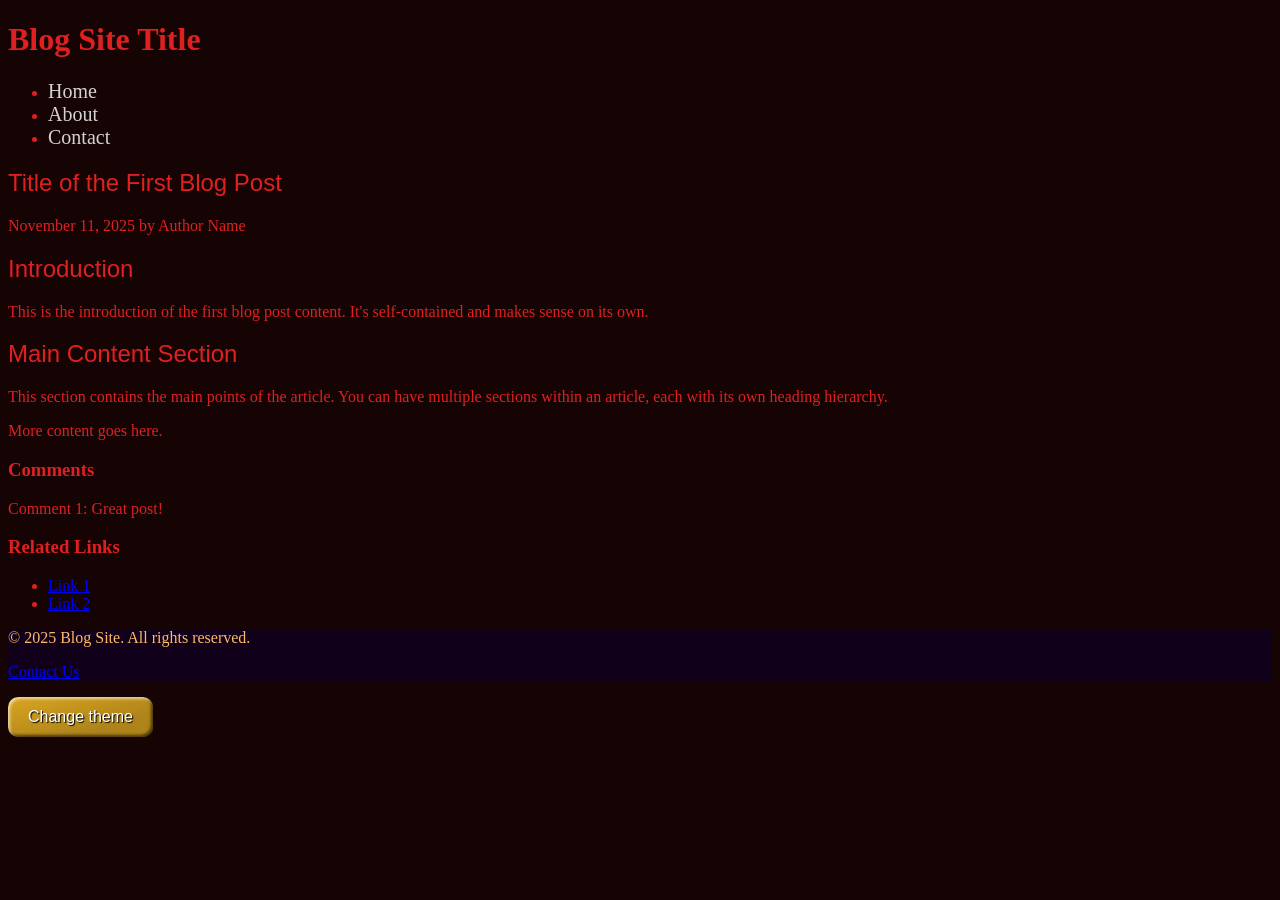
<file: index.html>
<!doctype html>
<html lang="en">
  <head>
    <meta charset="UTF-8" />
    <meta name="viewport" content="width=device-width, initial-scale=1.0" />
    <title>Portfolio: [Insert Name Here]</title>
    <script src="script.js" type="module"></script>
    <link id="theme" rel="stylesheet" href="dark.css" />
  </head>

  <body>
    <header>
      <h1>Blog Site Title</h1>
      <nav>
        <ul>
          <li><a href=".">Home</a></li>
          <li><a href=".">About</a></li>
          <li><a href=".">Contact</a></li>
        </ul>
      </nav>
    </header>

    <main>
      <!-- Blog Post 1 -->
      <article>
        <h2>Title of the First Blog Post</h2>
        <p>
          <time datetime="2025-11-11">November 11, 2025</time> by Author Name
        </p>
        <section>
          <h2>Introduction</h2>
          <p>
            This is the introduction of the first blog post content. It's
            self-contained and makes sense on its own.
          </p>
        </section>
        <section>
          <h2>Main Content Section</h2>
          <p>
            This section contains the main points of the article. You can have
            multiple sections within an article, each with its own heading
            hierarchy.
          </p>
          <p>More content goes here.</p>
        </section>
        <!-- Optional: Comments section -->
        <section aria-label="Comments">
          <h3>Comments</h3>
          <p>Comment 1: Great post!</p>
        </section>
      </article>

      <!-- Optional: Sidebar with related content -->
      <aside>
        <h3>Related Links</h3>
        <ul>
          <li><a href="#">Link 1</a></li>
          <li><a href="#">Link 2</a></li>
        </ul>
      </aside>
    </main>

    <footer>
      <p>&copy; 2025 Blog Site. All rights reserved.</p>
      <p><a href="mailto:contact@example.com">Contact Us</a></p>
    </footer>
    <button id="switch">Change theme</button>
  </body>
</html>
</file>
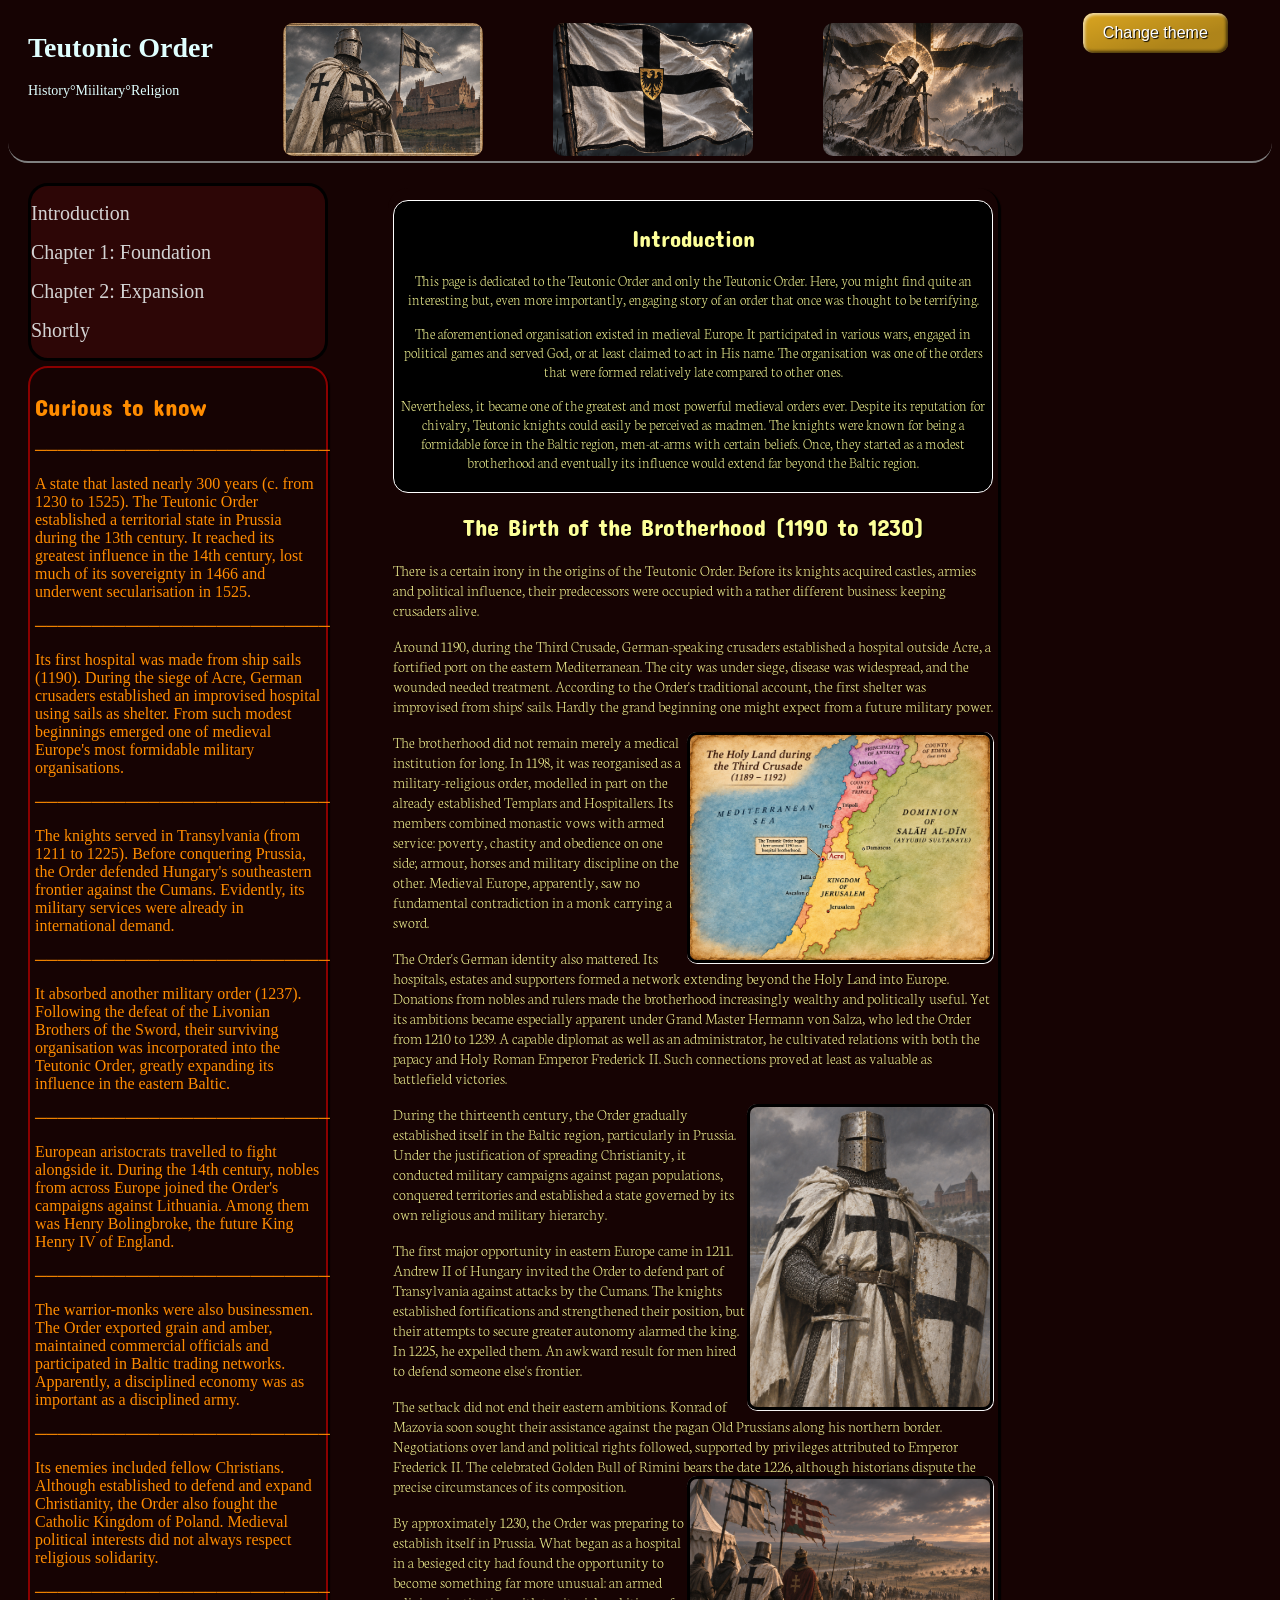
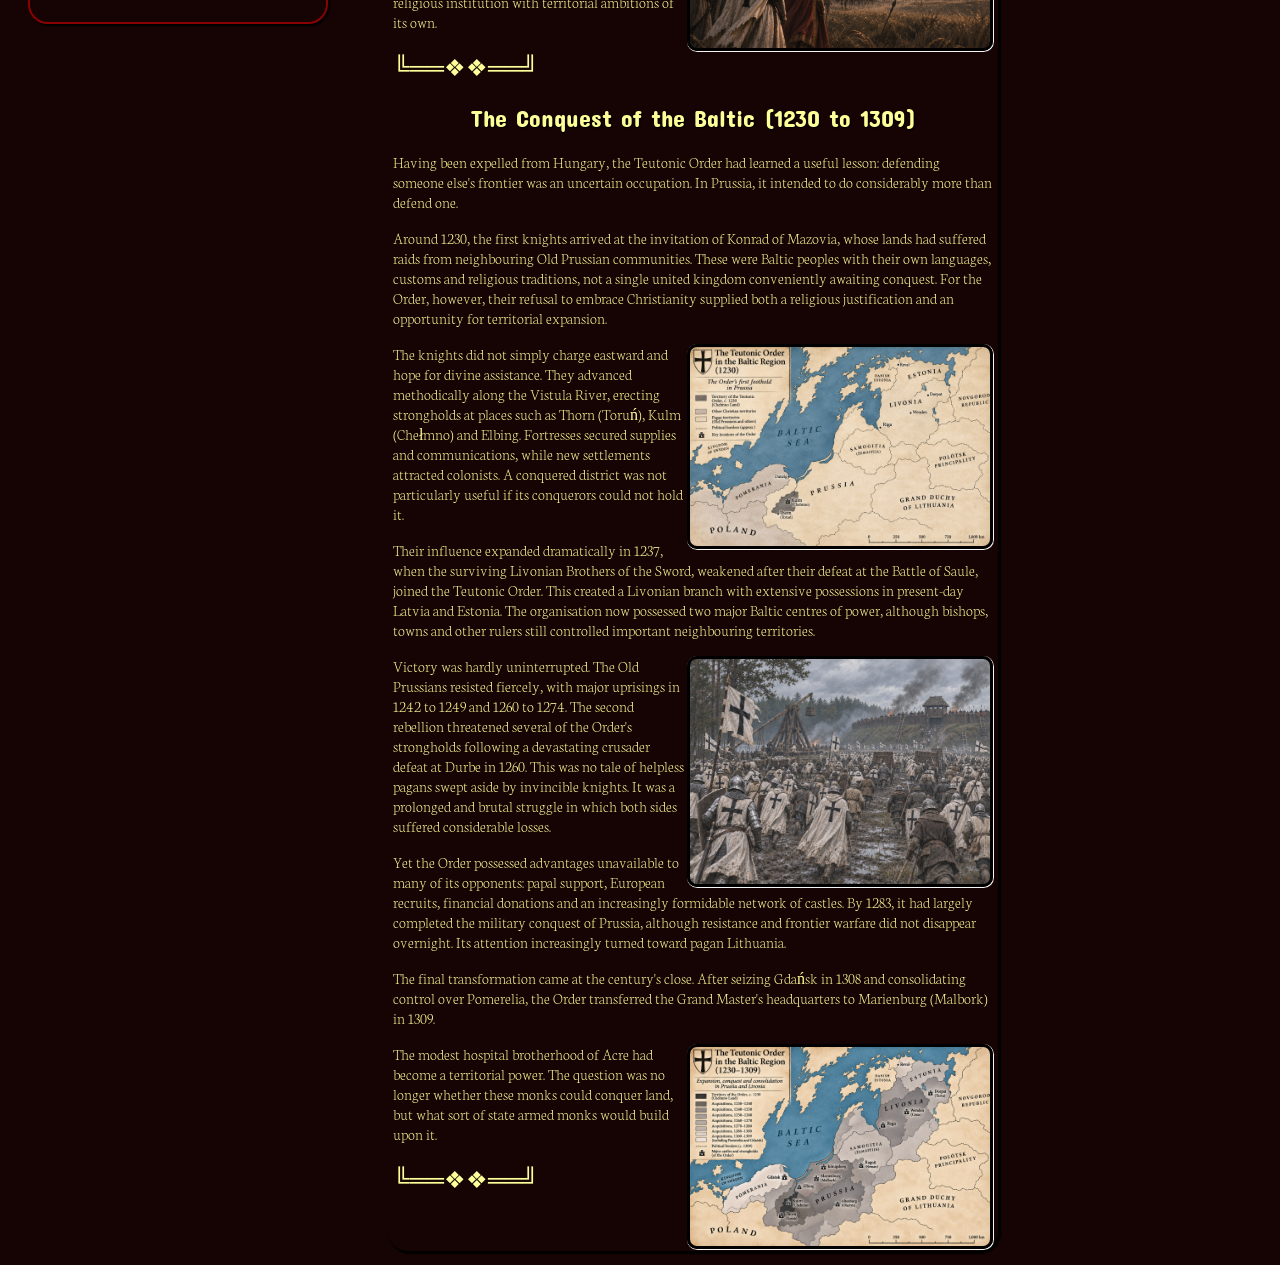
<file: page.html>
<!doctype html>
<html lang="en">
  <head>
    <meta charset="UTF-8" />
    <meta name="viewport" content="width=device-width, initial-scale=1.0" />
    <title>A casual page in the browser</title>
    <link id="theme1" rel="stylesheet" href="dark.css" />
    <script src="script.js" type="module"></script>
    <link rel="preconnect" href="https://fonts.googleapis.com" />
    <link rel="preconnect" href="https://fonts.gstatic.com" crossorigin />
    <link
      href="https://fonts.googleapis.com/css2?family=Alice&family=Concert+One&family=Lexend:wght@100..900&family=Neuton:ital,wght@0,200;0,300;0,400;0,700;0,800;1,400&display=swap"
      rel="stylesheet"
    />
  </head>

  <body>
    <header class="hidear">
      <div class="StartOf">
        <div class="heads">
          <h1>Teutonic Order</h1>
          History°Miilitary°Religion
        </div>
        <img
          class="intro"
          src="images/KnightNewIntro.png"
          alt="Teutonic Order could be visualised through its symbols"
        />
        <img
          class="intro2"
          src="images/flag.png"
          alt="Teutonic Order could be visualised through its symbols"
        />
        <img
          class="intro3"
          src="images/kneelingKnight.png"
          alt="Teutonic Order could be visualised through its symbols"
        />
        <div>
          <button id="switch1">Change theme</button>
        </div>
      </div>
    </header>
    <!-- <img
      class="intro"
      src="images/TeutonicBanner2.png"
      alt="Teutonic Order could be visualised through its symbols"
    />
    -->
    <main class="part1">
      <div class="read">
        <aside>
          <nav class="NavigateMe">
            <div>
              <p><a href="#describeWhat">Introduction</a></p>
              <p><a href="#begin">Chapter 1: Foundation</a></p>
              <p><a href="#Conquest">Chapter 2: Expansion</a></p>
              <p><a href="#arrr2">Shortly</a></p>
            </div>
          </nav>
          <article id="arrr2" class="arr2">
            <h2 class="heading2">Curious to know</h2>
            <p>──────────────────────────</p>

            <p>
              A state that lasted nearly 300 years (c. from 1230 to 1525). The
              Teutonic Order established a territorial state in Prussia during
              the 13th century. It reached its greatest influence in the 14th
              century, lost much of its sovereignty in 1466 and underwent
              secularisation in 1525.
            </p>

            <p>──────────────────────────</p>

            <p class="fact2">
              Its first hospital was made from ship sails (1190). During the
              siege of Acre, German crusaders established an improvised hospital
              using sails as shelter. From such modest beginnings emerged one of
              medieval Europe's most formidable military organisations.
            </p>

            <p>──────────────────────────</p>

            <p class="fact3">
              The knights served in Transylvania (from 1211 to 1225). Before
              conquering Prussia, the Order defended Hungary's southeastern
              frontier against the Cumans. Evidently, its military services were
              already in international demand.
            </p>

            <p>──────────────────────────</p>

            <p class="fact4">
              It absorbed another military order (1237). Following the defeat of
              the Livonian Brothers of the Sword, their surviving organisation
              was incorporated into the Teutonic Order, greatly expanding its
              influence in the eastern Baltic.
            </p>

            <p>──────────────────────────</p>

            <p class="fact5">
              European aristocrats travelled to fight alongside it. During the
              14th century, nobles from across Europe joined the Order's
              campaigns against Lithuania. Among them was Henry Bolingbroke, the
              future King Henry IV of England.
            </p>

            <p>──────────────────────────</p>

            <p class="fact6">
              The warrior-monks were also businessmen. The Order exported grain
              and amber, maintained commercial officials and participated in
              Baltic trading networks. Apparently, a disciplined economy was as
              important as a disciplined army.
            </p>

            <p>──────────────────────────</p>

            <p class="fact7">
              Its enemies included fellow Christians. Although established to
              defend and expand Christianity, the Order also fought the Catholic
              Kingdom of Poland. Medieval political interests did not always
              respect religious solidarity.
            </p>

            <p>──────────────────────────</p>
          </article>
        </aside>
        <section id="arrr1" class="arr1">
          <section id="describeWhat" class="description">
            <h2>Introduction</h2>
            <p>
              This page is dedicated to the Teutonic Order and only the Teutonic
              Order. Here, you might find quite an interesting but, even more
              importantly, engaging story of an order that once was thought to
              be terrifying.
            </p>
            <p>
              The aforementioned organisation existed in medieval Europe. It
              participated in various wars, engaged in political games and
              served God, or at least claimed to act in His name. The
              organisation was one of the orders that were formed relatively
              late compared to other ones.
            </p>
            <p>
              Nevertheless, it became one of the greatest and most powerful
              medieval orders ever. Despite its reputation for chivalry,
              Teutonic knights could easily be perceived as madmen. The knights
              were known for being a formidable force in the Baltic region,
              men-at-arms with certain beliefs. Once, they started as a modest
              brotherhood and eventually its influence would extend far beyond
              the Baltic region.
            </p>
          </section>

          <h2 id="begin" class="ssection1">
            The Birth of the Brotherhood (1190 to 1230)
          </h2>

          <p>
            There is a certain irony in the origins of the Teutonic Order.
            Before its knights acquired castles, armies and political influence,
            their predecessors were occupied with a rather different business:
            keeping crusaders alive.
          </p>

          <p>
            Around 1190, during the Third Crusade, German-speaking crusaders
            established a hospital outside Acre, a fortified port on the eastern
            Mediterranean. The city was under siege, disease was widespread, and
            the wounded needed treatment. According to the Order's traditional
            account, the first shelter was improvised from ships' sails. Hardly
            the grand beginning one might expect from a future military power.
          </p>
          <img
            class="main1"
            src="images/Crusader-States-Map.png"
            alt="Teutonic Knights in Acre in 1190"
          />

          <p>
            The brotherhood did not remain merely a medical institution for
            long. In 1198, it was reorganised as a military-religious order,
            modelled in part on the already established Templars and
            Hospitallers. Its members combined monastic vows with armed service:
            poverty, chastity and obedience on one side; armour, horses and
            military discipline on the other. Medieval Europe, apparently, saw
            no fundamental contradiction in a monk carrying a sword.
          </p>

          <p>
            The Order's German identity also mattered. Its hospitals, estates
            and supporters formed a network extending beyond the Holy Land into
            Europe. Donations from nobles and rulers made the brotherhood
            increasingly wealthy and politically useful. Yet its ambitions
            became especially apparent under Grand Master Hermann von Salza, who
            led the Order from 1210 to 1239. A capable diplomat as well as an
            administrator, he cultivated relations with both the papacy and Holy
            Roman Emperor Frederick II. Such connections proved at least as
            valuable as battlefield victories.
          </p>
          <img
            class="main2"
            src="images/portaitOfKnight.png"
            alt="An example of a Teutonic knight"
          />

          <p>
            During the thirteenth century, the Order gradually established
            itself in the Baltic region, particularly in Prussia. Under the
            justification of spreading Christianity, it conducted military
            campaigns against pagan populations, conquered territories and
            established a state governed by its own religious and military
            hierarchy.
          </p>

          <p>
            The first major opportunity in eastern Europe came in 1211. Andrew
            II of Hungary invited the Order to defend part of Transylvania
            against attacks by the Cumans. The knights established
            fortifications and strengthened their position, but their attempts
            to secure greater autonomy alarmed the king. In 1225, he expelled
            them. An awkward result for men hired to defend someone else's
            frontier.
          </p>

          <p>
            The setback did not end their eastern ambitions. Konrad of Mazovia
            soon sought their assistance against the pagan Old Prussians along
            his northern border. Negotiations over land and political rights
            followed, supported by privileges attributed to Emperor Frederick
            II. The celebrated Golden Bull of Rimini bears the date 1226,
            although historians dispute the precise circumstances of its
            composition.

            <img
              class="main3"
              src="images/helpingHungarians.png"
              alt="Teutons cooperating with the Hungarians"
            />
          </p>

          <p>
            By approximately 1230, the Order was preparing to establish itself
            in Prussia. What began as a hospital in a besieged city had found
            the opportunity to become something far more unusual: an armed
            religious institution with territorial ambitions of its own.
          </p>
          <h2 id="Conquest">╚══❖ㅤㅤㅤㅤㅤㅤㅤㅤㅤㅤ❖══╝</h2>

          <h2 class="ssection1">The Conquest of the Baltic (1230 to 1309)</h2>

          <p>
            Having been expelled from Hungary, the Teutonic Order had learned a
            useful lesson: defending someone else's frontier was an uncertain
            occupation. In Prussia, it intended to do considerably more than
            defend one.
          </p>

          <p>
            Around 1230, the first knights arrived at the invitation of Konrad
            of Mazovia, whose lands had suffered raids from neighbouring Old
            Prussian communities. These were Baltic peoples with their own
            languages, customs and religious traditions, not a single united
            kingdom conveniently awaiting conquest. For the Order, however,
            their refusal to embrace Christianity supplied both a religious
            justification and an opportunity for territorial expansion.
          </p>

          <img
            class="main4"
            src="images/Territory1230.png"
            alt="Teutonic Order begin its conquest of the Baltic Region"
          />

          <p>
            The knights did not simply charge eastward and hope for divine
            assistance. They advanced methodically along the Vistula River,
            erecting strongholds at places such as Thorn (Toruń), Kulm (Chełmno)
            and Elbing. Fortresses secured supplies and communications, while
            new settlements attracted colonists. A conquered district was not
            particularly useful if its conquerors could not hold it.
          </p>

          <p>
            Their influence expanded dramatically in 1237, when the surviving
            Livonian Brothers of the Sword, weakened after their defeat at the
            Battle of Saule, joined the Teutonic Order. This created a Livonian
            branch with extensive possessions in present-day Latvia and Estonia.
            The organisation now possessed two major Baltic centres of power,
            although bishops, towns and other rulers still controlled important
            neighbouring territories.
          </p>

          <img
            class="main5"
            src="images/siege.png"
            alt="Teutonic Order begin its conquest of the Baltic Region"
          />

          <p>
            Victory was hardly uninterrupted. The Old Prussians resisted
            fiercely, with major uprisings in 1242 to 1249 and 1260 to 1274. The
            second rebellion threatened several of the Order's strongholds
            following a devastating crusader defeat at Durbe in 1260. This was
            no tale of helpless pagans swept aside by invincible knights. It was
            a prolonged and brutal struggle in which both sides suffered
            considerable losses.
          </p>

          <p>
            Yet the Order possessed advantages unavailable to many of its
            opponents: papal support, European recruits, financial donations and
            an increasingly formidable network of castles. By 1283, it had
            largely completed the military conquest of Prussia, although
            resistance and frontier warfare did not disappear overnight. Its
            attention increasingly turned toward pagan Lithuania.
          </p>

          <p>
            The final transformation came at the century's close. After seizing
            Gdańsk in 1308 and consolidating control over Pomerelia, the Order
            transferred the Grand Master's headquarters to Marienburg (Malbork)
            in 1309.
          </p>

          <img
            class="main6"
            src="images/Territory1230-1309.png"
            alt="Teutonic Order begin its conquest of the Baltic Region"
          />

          <p>
            The modest hospital brotherhood of Acre had become a territorial
            power. The question was no longer whether these monks could conquer
            land, but what sort of state armed monks would build upon it.
          </p>
          <h2>╚══❖ㅤㅤㅤㅤㅤㅤㅤㅤㅤㅤ❖══╝</h2>
        </section>
      </div>
    </main>
  </body>
</html>
</file>
<file: dark.css>
:root {
  --bloodyRed1: hsl(0, 75%, 5%);
  --bloodyRed2: hsl(0, 75%, 10%);
  --bloodyRed3: hsl(0, 75%, 20%);
  --bloodyRed4: hsl(0, 75%, 30%);
  --bloodyRed5: hsl(0, 75%, 40%);
  --bloodyRed6: hsl(0, 75%, 50%);
  --bloodyRed7: hsl(0, 75%, 60%);
  --bloodyRed8: hsl(0, 75%, 70%);
  --bloodyRed9: hsl(0, 75%, 80%);
  --bloodyRed10: hsl(0, 75%, 90%);
  --bloodyRed11: hsl(0, 75%, 100%);

  --yellow1: hsl(61, 100%, 5%);
  --yellow2: hsl(61, 100%, 10%);
  --yellow3: hsl(61, 100%, 20%);
  --yellow4: hsl(61, 100%, 30%);
  --yellow5: hsl(61, 100%, 40%);
  --yellow6: hsl(61, 100%, 50%);
  --yellow7: hsl(61, 100%, 60%);
  --yellow8: hsl(61, 100%, 70%);
  --yellow9: hsl(61, 100%, 80%);
  --yellow10: hsl(61, 100%, 90%);
  --yellow11: hsl(61, 100%, 100%);

  --orange1: hsl(33, 100%, 5%);
  --orange2: hsl(33, 100%, 10%);
  --orange3: hsl(33, 100%, 20%);
  --orange4: hsl(33, 100%, 30%);
  --orange5: hsl(33, 100%, 40%);
  --orange6: hsl(33, 100%, 50%);
  --orange7: hsl(33, 100%, 60%);
  --orange8: hsl(33, 100%, 70%);
  --orange9: hsl(33, 100%, 80%);
  --orange10: hsl(33, 100%, 90%);
  --orange11: hsl(33, 100%, 100%);

  --purple1: hsl(278, 100%, 5%);
  --purple2: hsl(278, 100%, 10%);
  --purple3: hsl(278, 100%, 20%);
  --purple4: hsl(278, 100%, 30%);
  --purple5: hsl(278, 100%, 40%);
  --purple6: hsl(278, 100%, 50%);
  --purple7: hsl(278, 100%, 60%);
  --purple8: hsl(278, 100%, 70%);
  --purple9: hsl(278, 100%, 80%);
  --purple10: hsl(278, 100%, 90%);
  --purple11: hsl(278, 100%, 100%);
}

body {
  color: var(--bloodyRed6);
  text-decoration-color: var(--yellow5);
  background-color: var(--bloodyRed1);
  max-width: 3000px;
}

footer {
  color: var(--orange8);
  background-color: var(--purple1);
}

.read {
  max-width: 1730px;
  margin: auto;
  margin-top: 20px;

  display: grid;
  grid-template-columns: 300px 700px;
  gap: 0;

  color: var(--orange6);
  padding: 0.01px 20px 1px 20px;

  text-align: left;
  border-radius: 50px;
}

.heads {
  max-width: 300px;
  font-size: 14px;
}

nav a {
  color: lightgray;
  text-decoration: none;
  font-size: 20px;
  font-weight: 500;
}

a:hover {
  color: white;
}

.StartOf {
  display: flex;
  flex-direction: row;
  border-bottom: 2px solid gray;

  color: lightcyan;
  border-radius: 20px;
  max-width: 1800px;
  padding: 5px 20px 5px 20px;

  margin: auto;
  gap: 60px;
}

.intro {
  max-width: 200px;
  max-height: 180px;

  margin-top: 10px;
  margin-bottom: 0;
  margin-left: 10px;
  margin-right: 0;

  border-radius: 10px;
  border: 5px black;
}

.intro2 {
  max-width: 200px;
  max-height: 180px;

  margin-top: 10px;
  margin-bottom: 0;
  margin-left: 10px;
  margin-right: 0;

  border-radius: 10px;
  border: 5px black;
}

.intro3 {
  max-width: 200px;
  max-height: 180px;

  margin-top: 10px;
  margin-bottom: 0;
  margin-left: 10px;
  margin-right: 0;

  border-radius: 10px;
  border: 5px black;
}

button {
  border: 0;
  line-height: 2.5;
  padding: 0 20px;
  font-size: 1rem;
  text-align: center;
  color: white;
  text-shadow: 1px 1px 1px black;
  border-radius: 10px;
  background-color: goldenrod;
  background-image: linear-gradient(
    to top left,
    rgb(0 0 0 / 0.2),
    rgb(0 0 0 / 0.2) 30%,
    transparent
  );
  box-shadow:
    inset 2px 2px 3px rgb(255 255 255 / 0.6),
    inset -2px -2px 3px rgb(0 0 0 / 0.6);
}

button:hover {
  background-color: var(--purple8);
  color: black;
}

button:active {
  box-shadow:
    inset -2px -2px 3px rgb(255 255 255 / 0.6),
    inset 2px 2px 3px rgb(0 0 0 / 0.6);
}

.ssection1 {
  text-shadow: 1px 1px 1px black;
  text-align: center;
}

.arr1 {
  max-width: 880px;
  margin-top: 5px;
  margin-bottom: 5px;
  margin-left: 60px;
  margin-right: 30px;
  padding: 2px 5px;
  border-radius: 20px;

  box-shadow: 2px 2px 1px 1px black;

  color: var(--yellow9);
  text-decoration-color: var(--yellow5);
  background-color: var(--bloodyRed1);

  font-size: 16px;

  font-family: "Neuton", serif;
  font-weight: 270;
  font-style: normal;
}

h2 {
  font-family: "Concert One", sans-serif;
  font-weight: 300;
  font-style: normal;
}

.main1 {
  max-width: 300px;
  max-height: 300px;

  margin: auto;

  border-radius: 10px;
  border: solid black;

  box-shadow: inset 0.5px 0.5px 0.5px 0.5px black;
  box-shadow: 0.5px 0.5px 0.5px 0.5px whitesmoke;

  float: right;
}

.main2 {
  max-width: 300px;
  max-height: 300px;

  margin: auto;

  border-radius: 10px;
  border: solid black;
  box-shadow: inset 5px 5px 5px 5px black;
  box-shadow: 0.5px 0.5px 0.5px 0.5px whitesmoke;

  float: right;
}

.main3 {
  max-width: 300px;
  max-height: 300px;

  margin: auto;

  border-radius: 10px;
  border: solid black;
  box-shadow: inset 0.5px 0.5px 0.5px 0.5px black;
  box-shadow: 0.5px 0.5px 0.5px 0.5px whitesmoke;

  float: right;
}

.main4 {
  max-width: 300px;
  max-height: 300px;

  margin: auto;

  border-radius: 10px;
  border: solid black;
  box-shadow: inset 0.5px 0.5px 0.5px 0.5px black;
  box-shadow: 0.5px 0.5px 0.5px 0.5px whitesmoke;

  float: right;
}

.main5 {
  max-width: 300px;
  max-height: 300px;

  margin: auto;

  border-radius: 10px;
  border: solid black;
  box-shadow: inset 0.5px 0.5px 0.5px 0.5px black;
  box-shadow: 0.5px 0.5px 0.5px 0.5px whitesmoke;

  float: right;
}

.main6 {
  max-width: 300px;
  max-height: 300px;

  margin: auto;

  border-radius: 10px;
  border: solid black;
  box-shadow: inset 0.5px 0.5px 0.5px 0.5px black;
  box-shadow: 0.5px 0.5px 0.5px 0.5px whitesmoke;

  float: right;
}

.description {
  max-width: 600px;
  max-height: 380px;
  margin-top: 10px;
  margin-bottom: 0;
  margin-left: 0px;
  margin-right: 0;

  border: 1px solid white;
  border-radius: 15px;
  padding: 5px 5px;

  font-size: 15px;

  background-color: black;

  text-align: center;
}

.arr2 {
  max-width: 300px;
  margin-top: 5px;
  margin-bottom: 5px;
  margin-left: 0;
  margin-right: auto;
  padding: 5px 5px;
  border: 2px solid darkred;
  border-radius: 20px;

  box-shadow: 2px 2px 1px black;

  color: var(--orange6);
  text-decoration-color: var(--yellow5);
  background-color: var(--bloodyRed1);
}

html {
  scroll-behavior: smooth;
}

.NavigateMe {
  margin: auto;

  color: cadetblue;
  background-color: var(--bloodyRed2);

  border: 3px solid black;
  border-radius: 20px;

  text-align: left;

  position: sticky;
  top: 20px;
  align-self: start;
}
</file>
